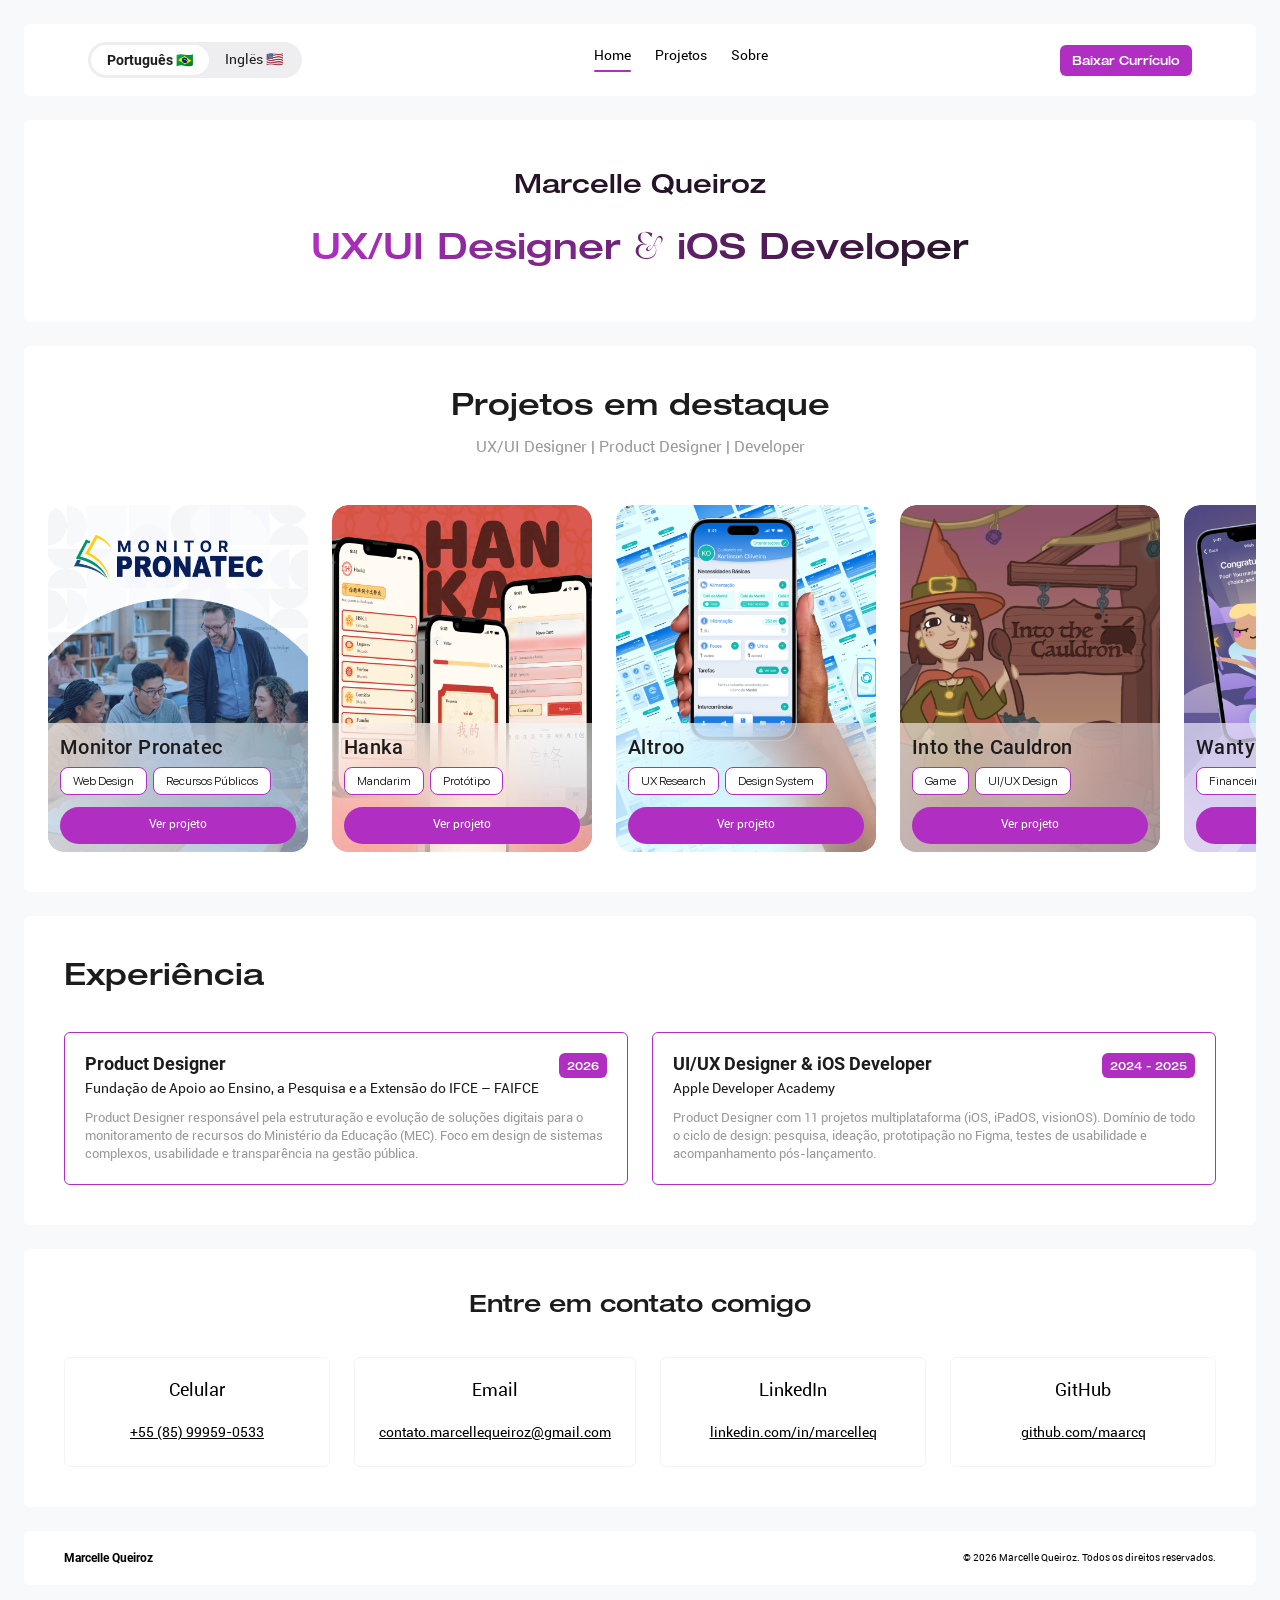
<file: index.html>
<!DOCTYPE html>
<html lang="pt-BR">

<head>
    <meta charset="UTF-8">
    <meta name="viewport" content="width=device-width, initial-scale=1.0">

    <link rel="icon" type="image/png" href="assets/images/favIcon.png">

    <title>Marcelle Queiroz — UX/UI Designer & iOS Dev</title>

    <link rel="stylesheet" href="style.css?v=mobile-nav">
</head>

<body>

    <!-- NAVBAR -->
    <header class="header">

        <div class="language-switch">
             <button class="language active" data-language="pt">Português 🇧🇷</button>
             <button class="language" data-language="en">Inglês 🇺🇸</button>
        </div>

        <nav class="navigation" aria-label="Navegação principal">
            <a href="#home" class="nav-link active" data-tab="home">
                Home
            </a>
            <a href="#projetos" class="nav-link" data-tab="projetos">
                <span data-i18n="nav.projects">Projetos</span>
            </a>
            <a href="#sobre" class="nav-link" data-tab="sobre">
                <span data-i18n="nav.about">Sobre</span>
            </a>

            <span class="nav-indicator"></span>
        </nav>

        <button class="mobile-menu-button" type="button" aria-label="Abrir menu" aria-expanded="false" aria-controls="mobile-menu">
            <img src="assets/icons/menuIcon.png" alt="">
        </button>

        <a href="https://drive.google.com/file/d/1ymZTCj2Wif2KRJyCuMDPyI4HyOn9q-Ag/view?usp=sharing" class="resume-button">
            <span data-i18n="nav.resume">Baixar Currículo</span>
        </a>

    </header>

    <div id="mobile-menu" class="mobile-menu" aria-hidden="true">
        <div class="mobile-menu-backdrop" data-mobile-menu-close></div>
        <div class="mobile-menu-panel" role="dialog" aria-modal="true" aria-labelledby="mobile-menu-title">
            <div class="mobile-menu-header">
                <h2 id="mobile-menu-title">Menu</h2>
                <button class="mobile-menu-close" type="button" aria-label="Fechar menu" data-mobile-menu-close>&times;</button>
            </div>
            <nav class="mobile-navigation" aria-label="Navegação mobile">
                <a href="#home" class="mobile-nav-link" data-tab="home">Home</a>
                <a href="#projetos" class="mobile-nav-link" data-tab="projetos">Projetos</a>
                <a href="#sobre" class="mobile-nav-link" data-tab="sobre">Sobre</a>
            </nav>
        </div>
    </div>

    <main id="page-content">
        <!-- Home page content loads here -->
    </main>

     <!-- CONTACT SECTION -->
    <section id="contato" class="contact-section">
        <h2 data-i18n="contact.title">Entre em contato comigo</h2>
        <div class="contact-grid">
            <a href="tel:+5585999590533" class="contact-card">
                <h3 data-i18n="contact.phone">Celular</h3>
                <p>+55 (85) 99959-0533</p>
            </a>

            <a href="mailto:contato.marcellequeiroz@gmail.com" class="contact-card">
                <h3 data-i18n="contact.email">Email</h3>
                <p>contato.marcellequeiroz@gmail.com</p>
            </a>

            <a href="https://www.linkedin.com/in/marcellerq/" class="contact-card" target="_blank" rel="noopener noreferrer">
                <h3>LinkedIn</h3>
                <p>linkedin.com/in/marcelleq</p>
            </a>

            <a href="https://github.com/maarcq" class="contact-card" target="_blank" rel="noopener noreferrer">
                <h3>GitHub</h3>
                <p>github.com/maarcq</p>
            </a>
        </div>
    </section>

    <!-- FOOTER -->
    <footer class="footer">

        <strong>Marcelle Queiroz</strong>

        <span data-i18n="footer.rights">
            © 2026 Marcelle Queiroz. Todos os direitos reservados.
        </span>

    </footer>

    <script src="script.js"></script>

</body>

</html>
</file>
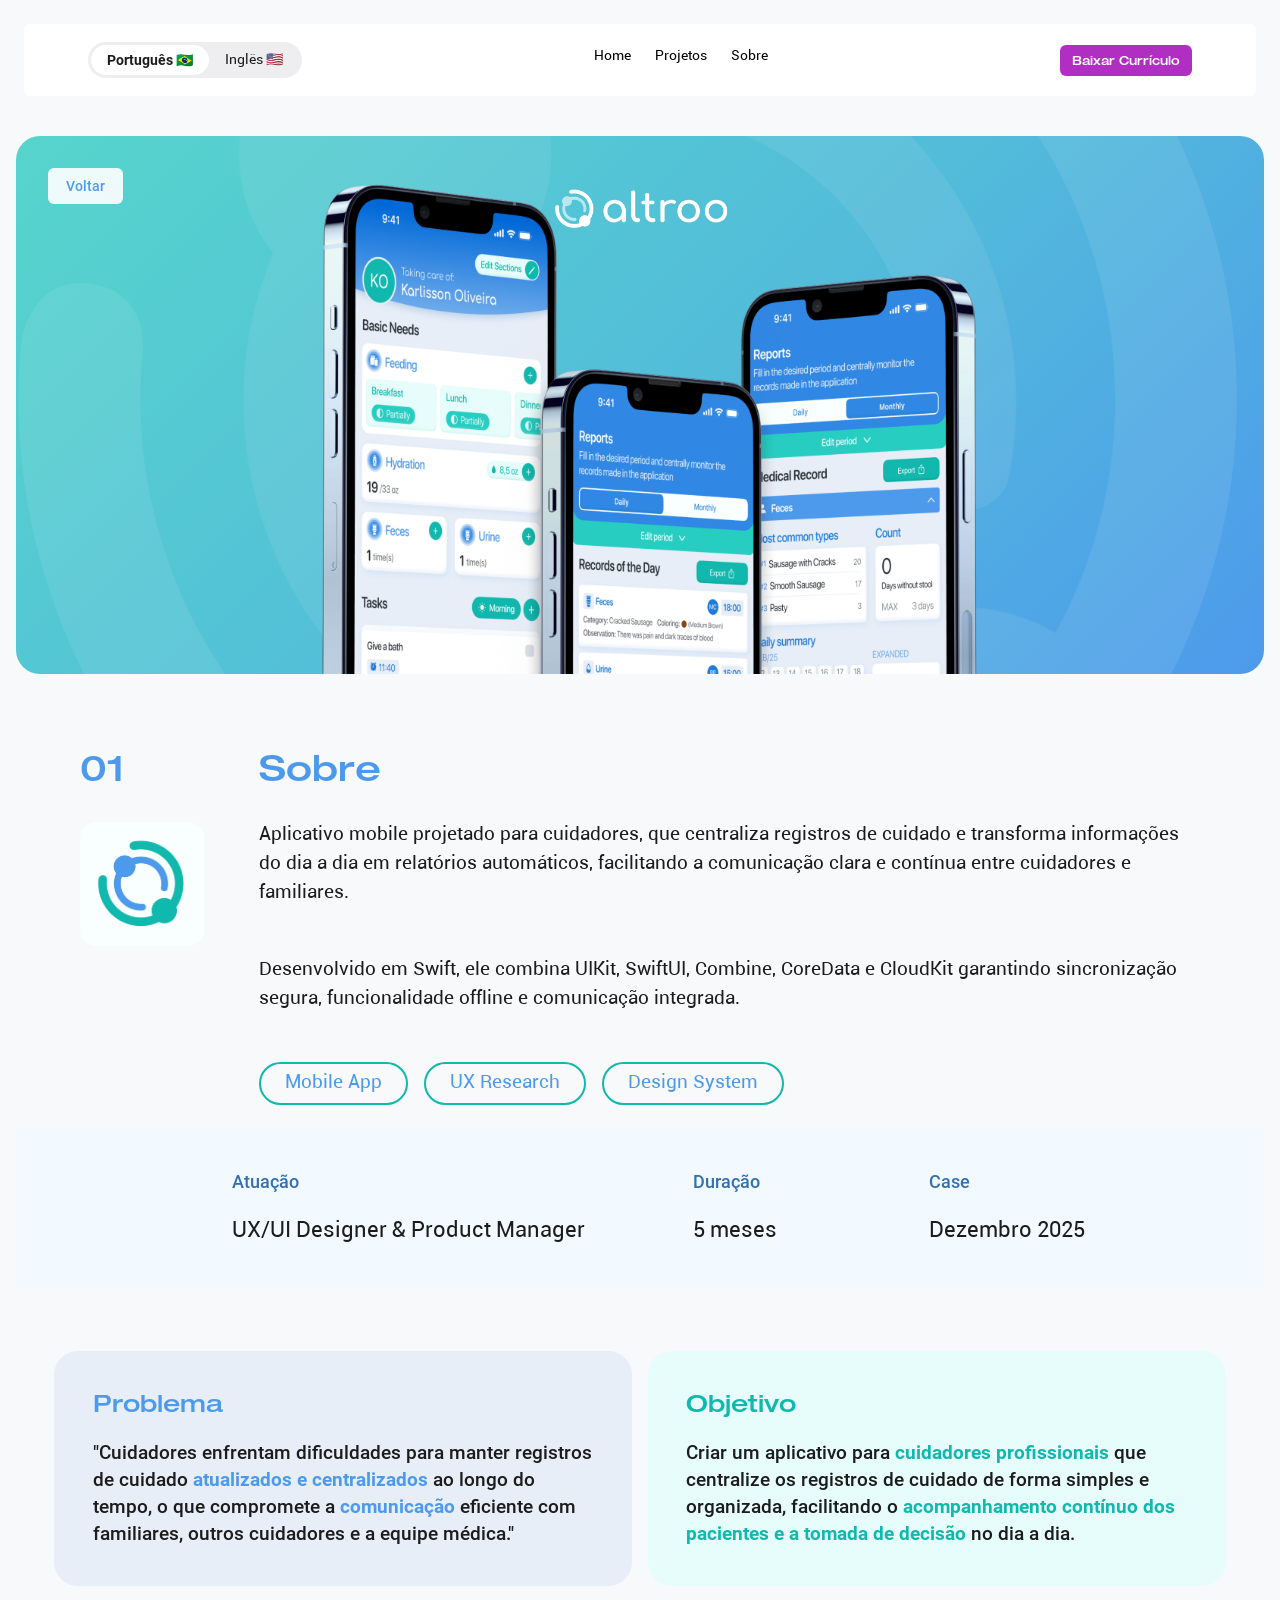
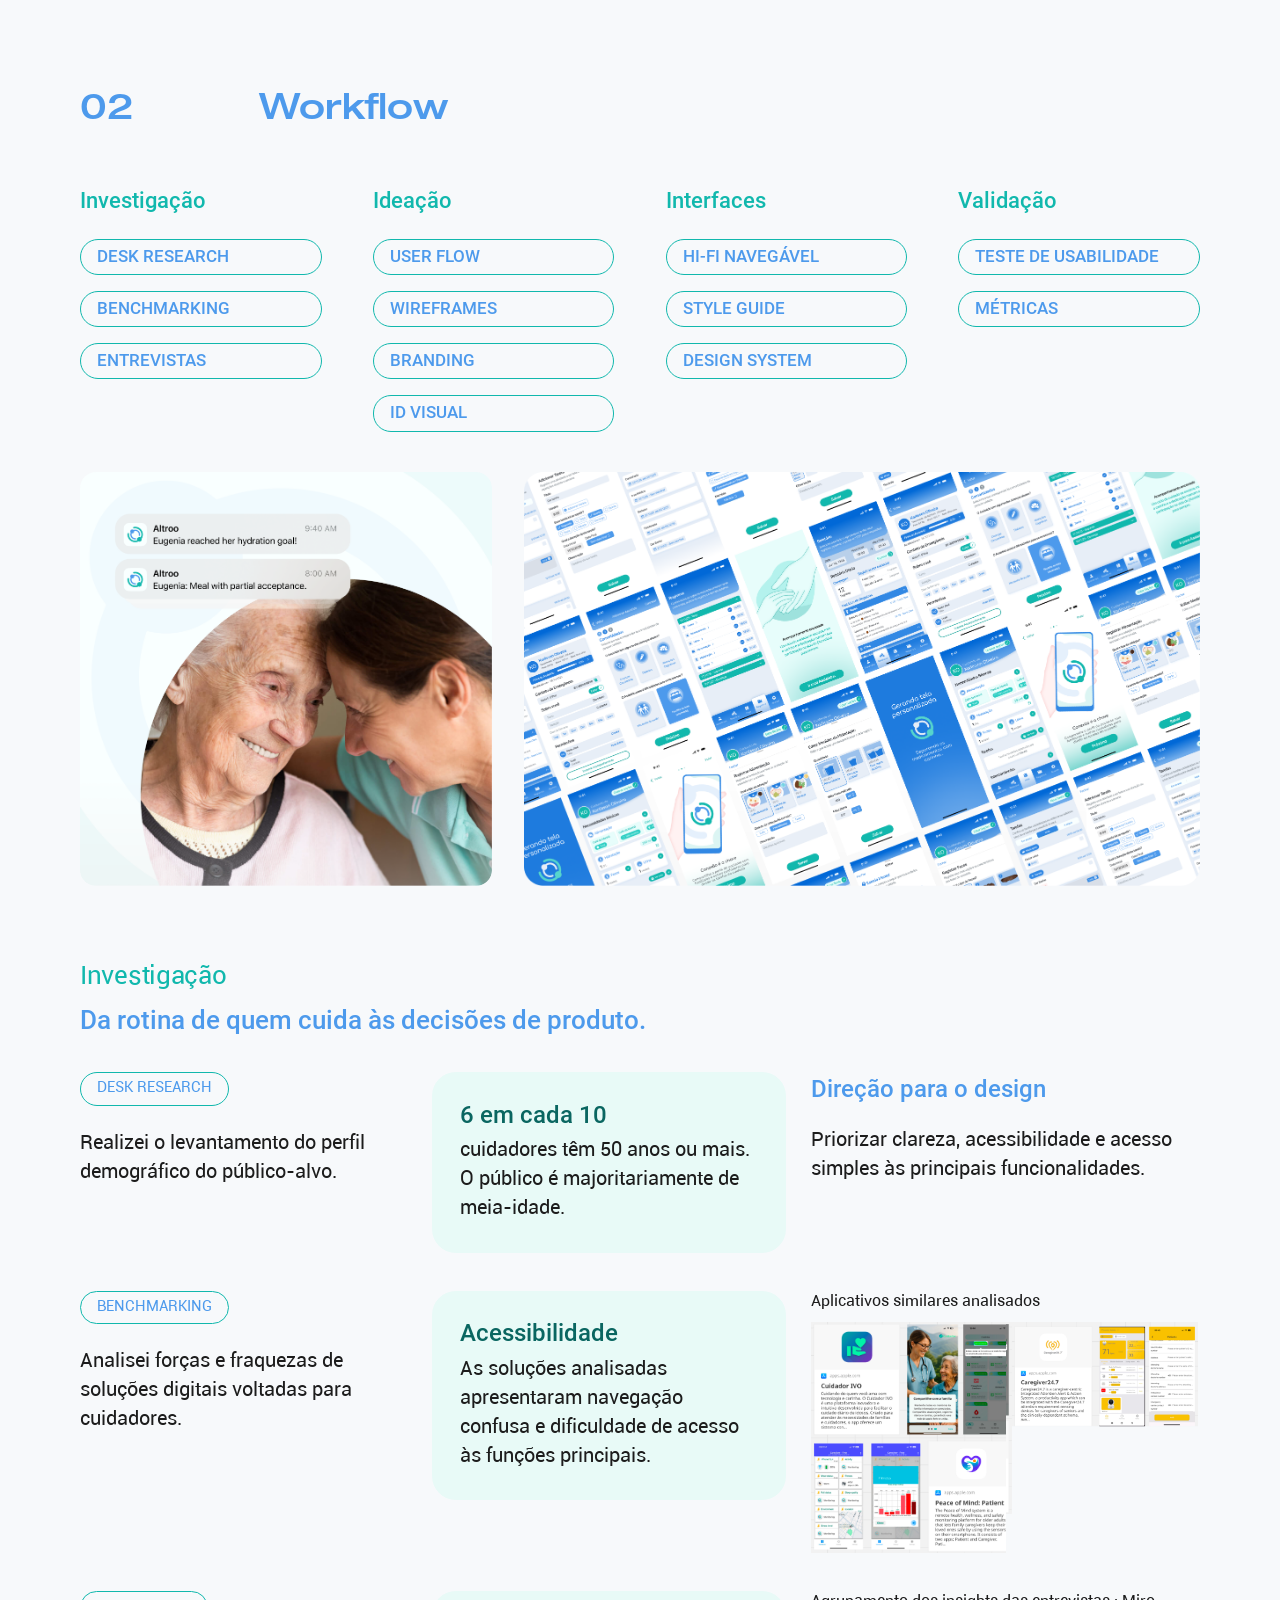
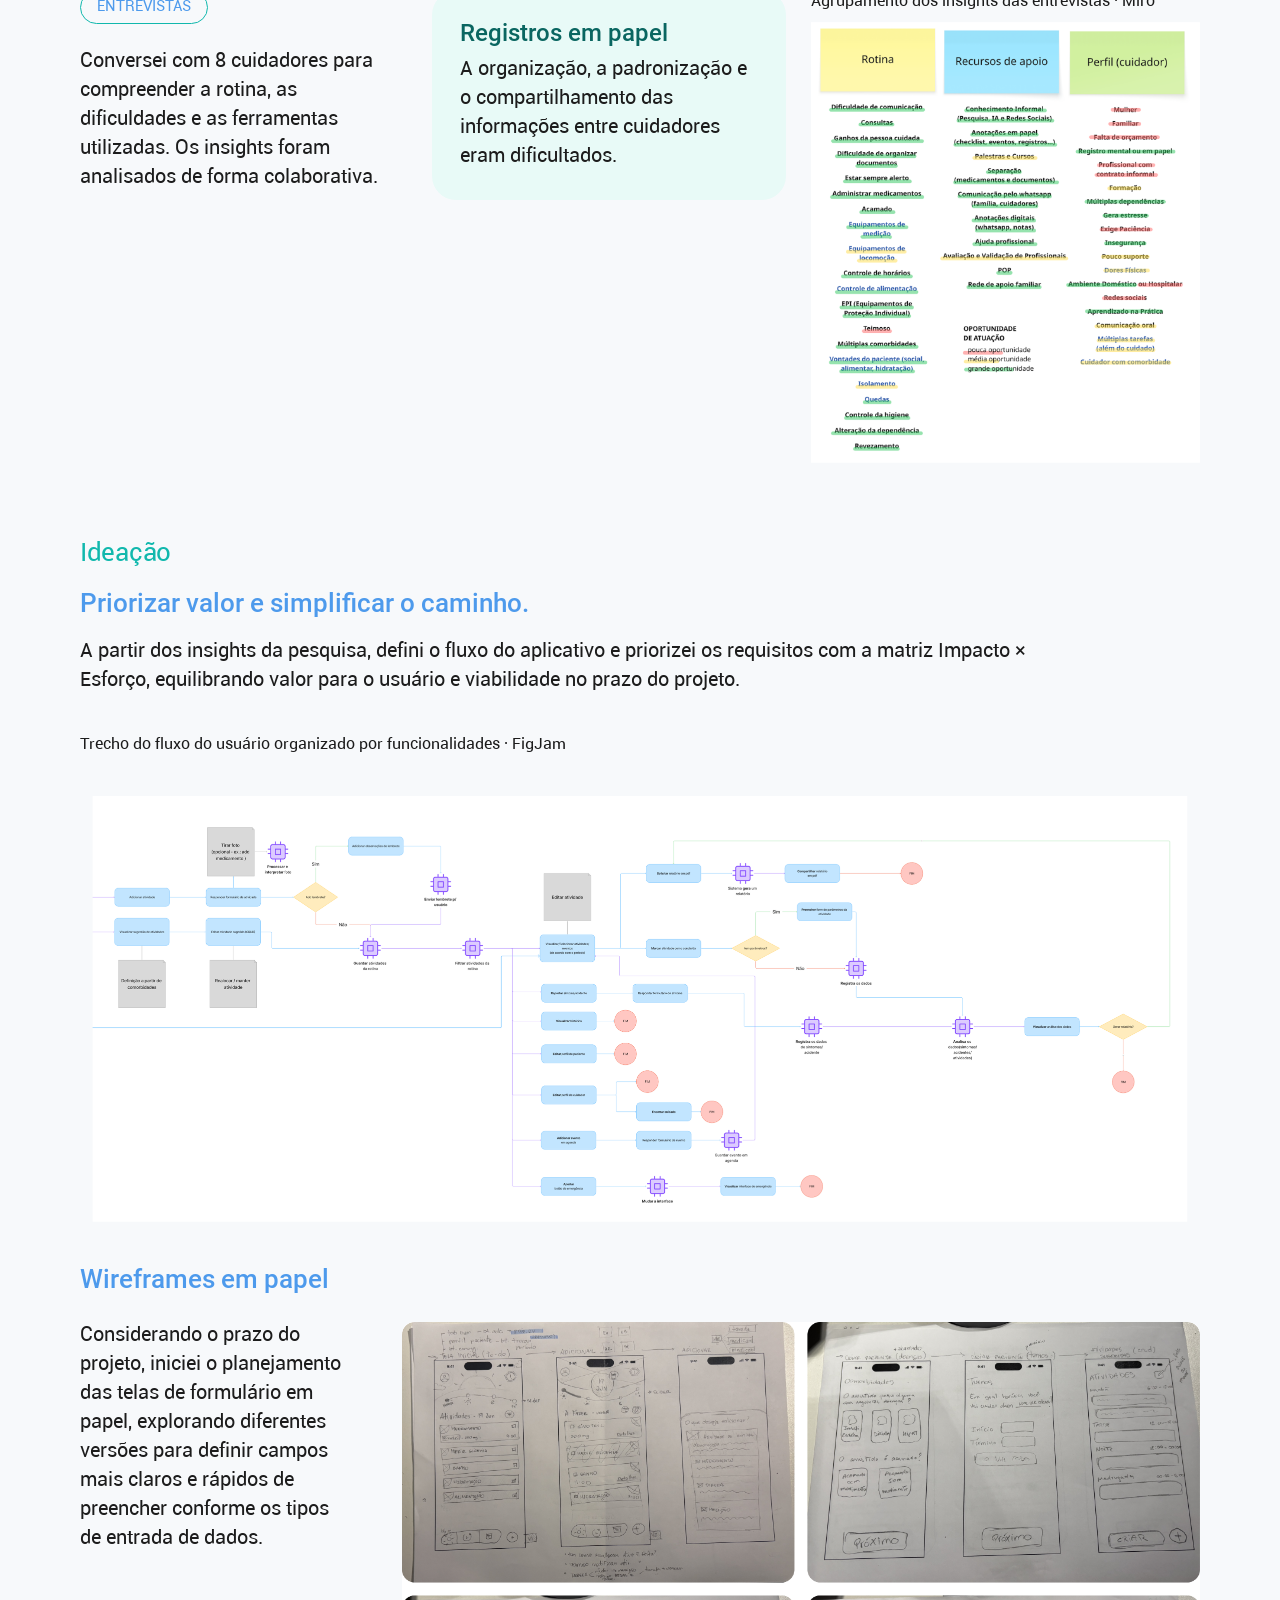
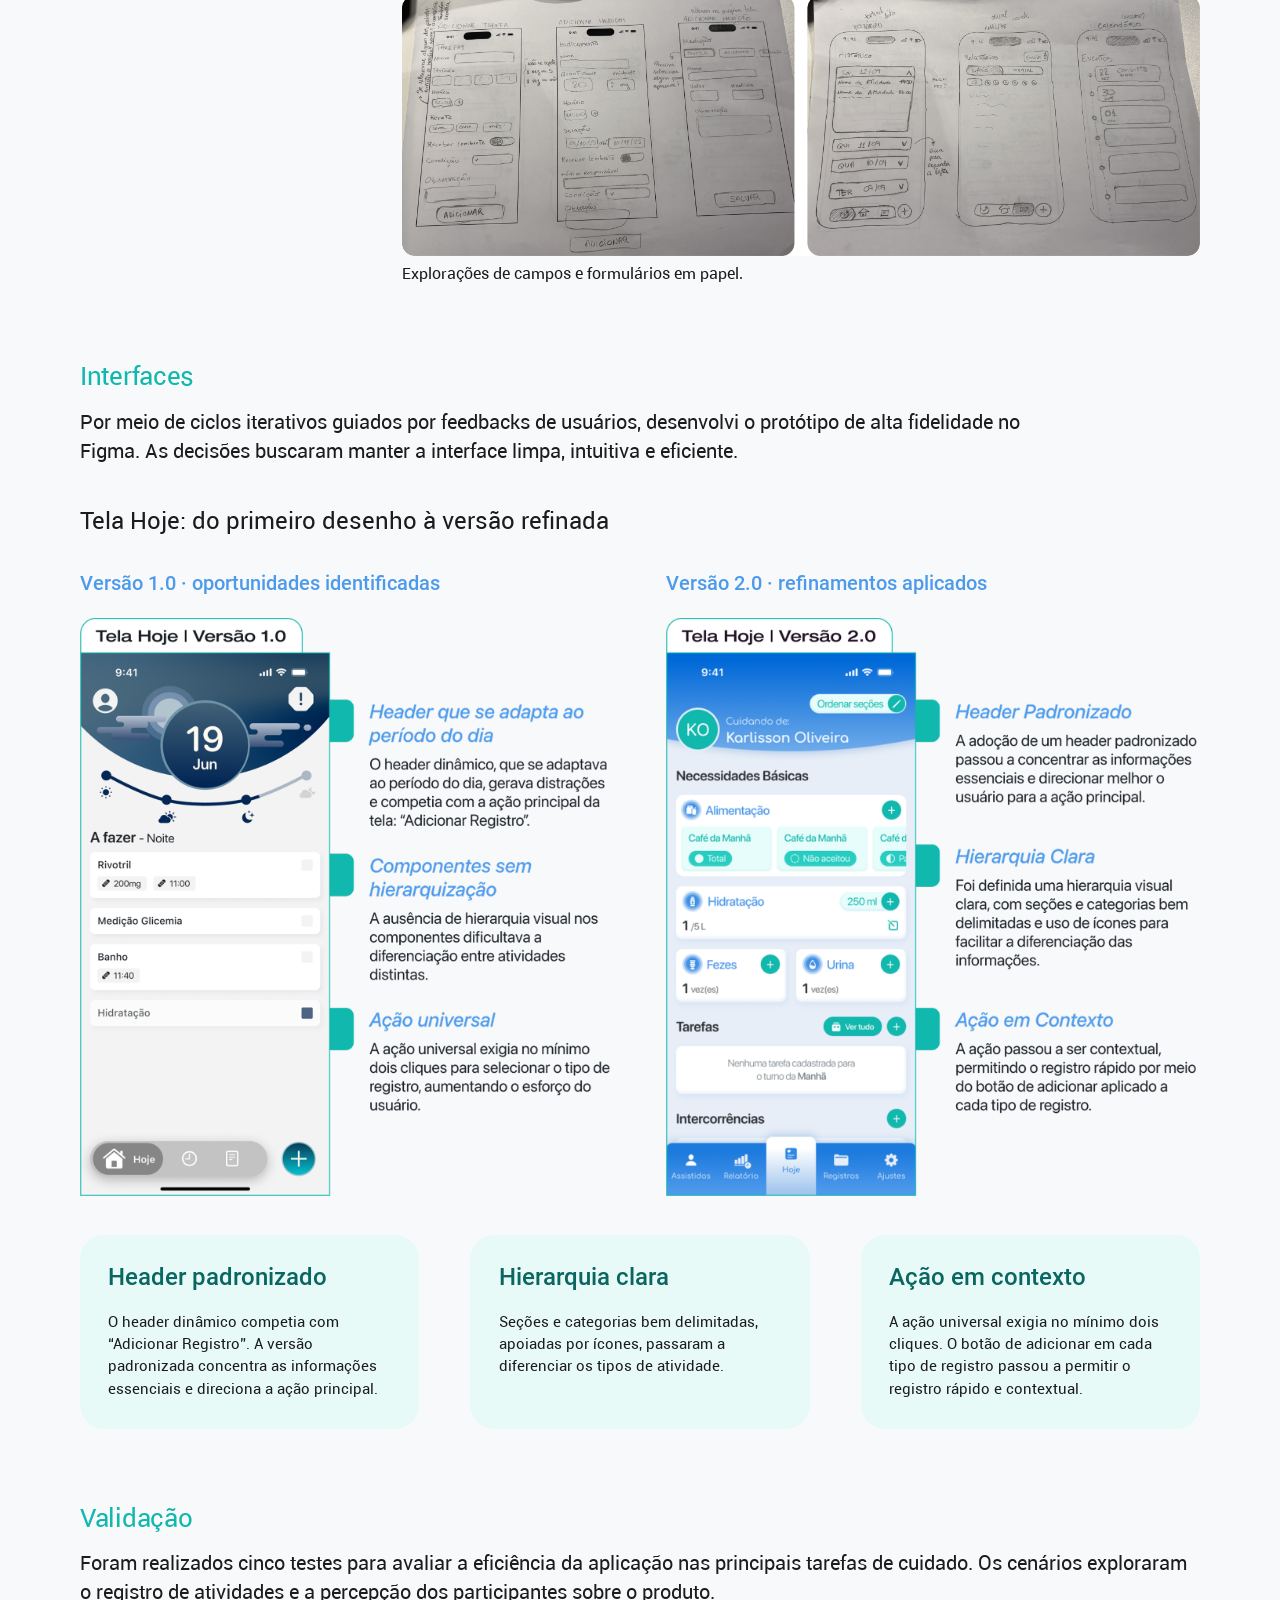
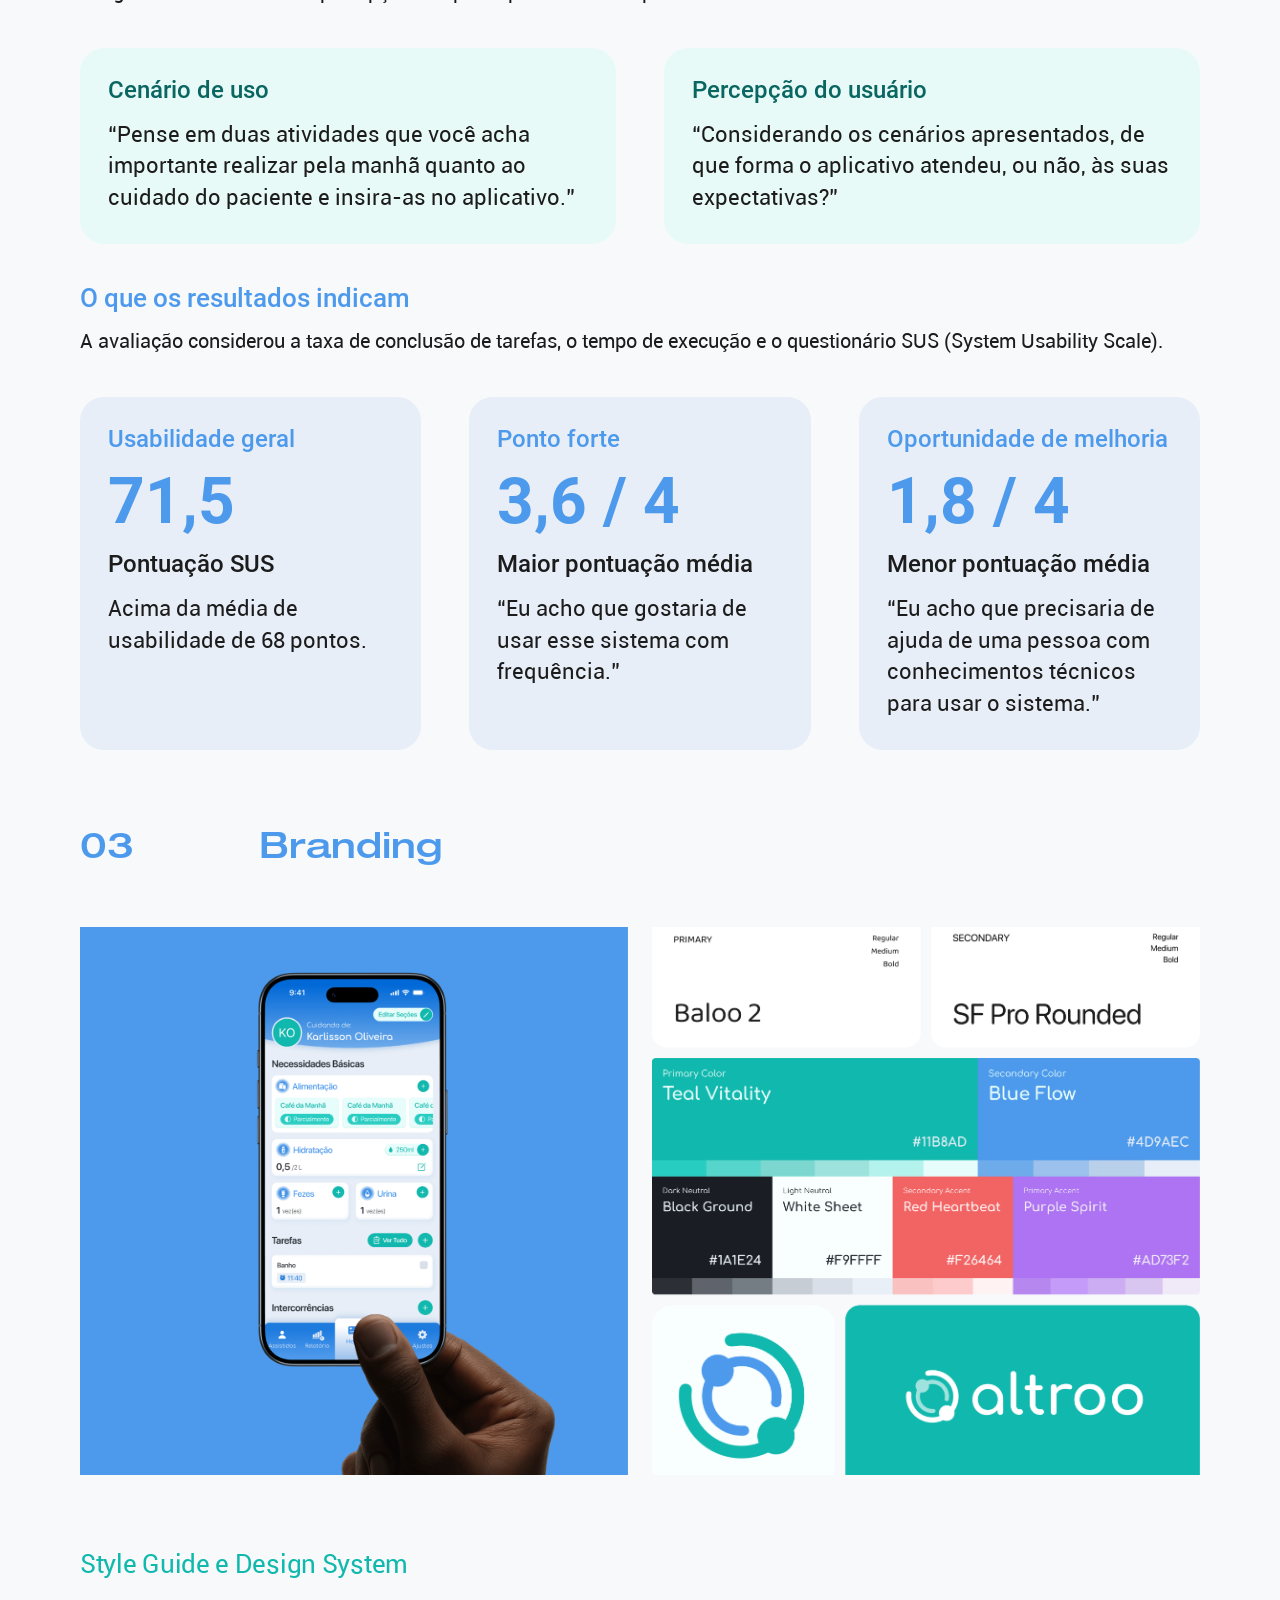
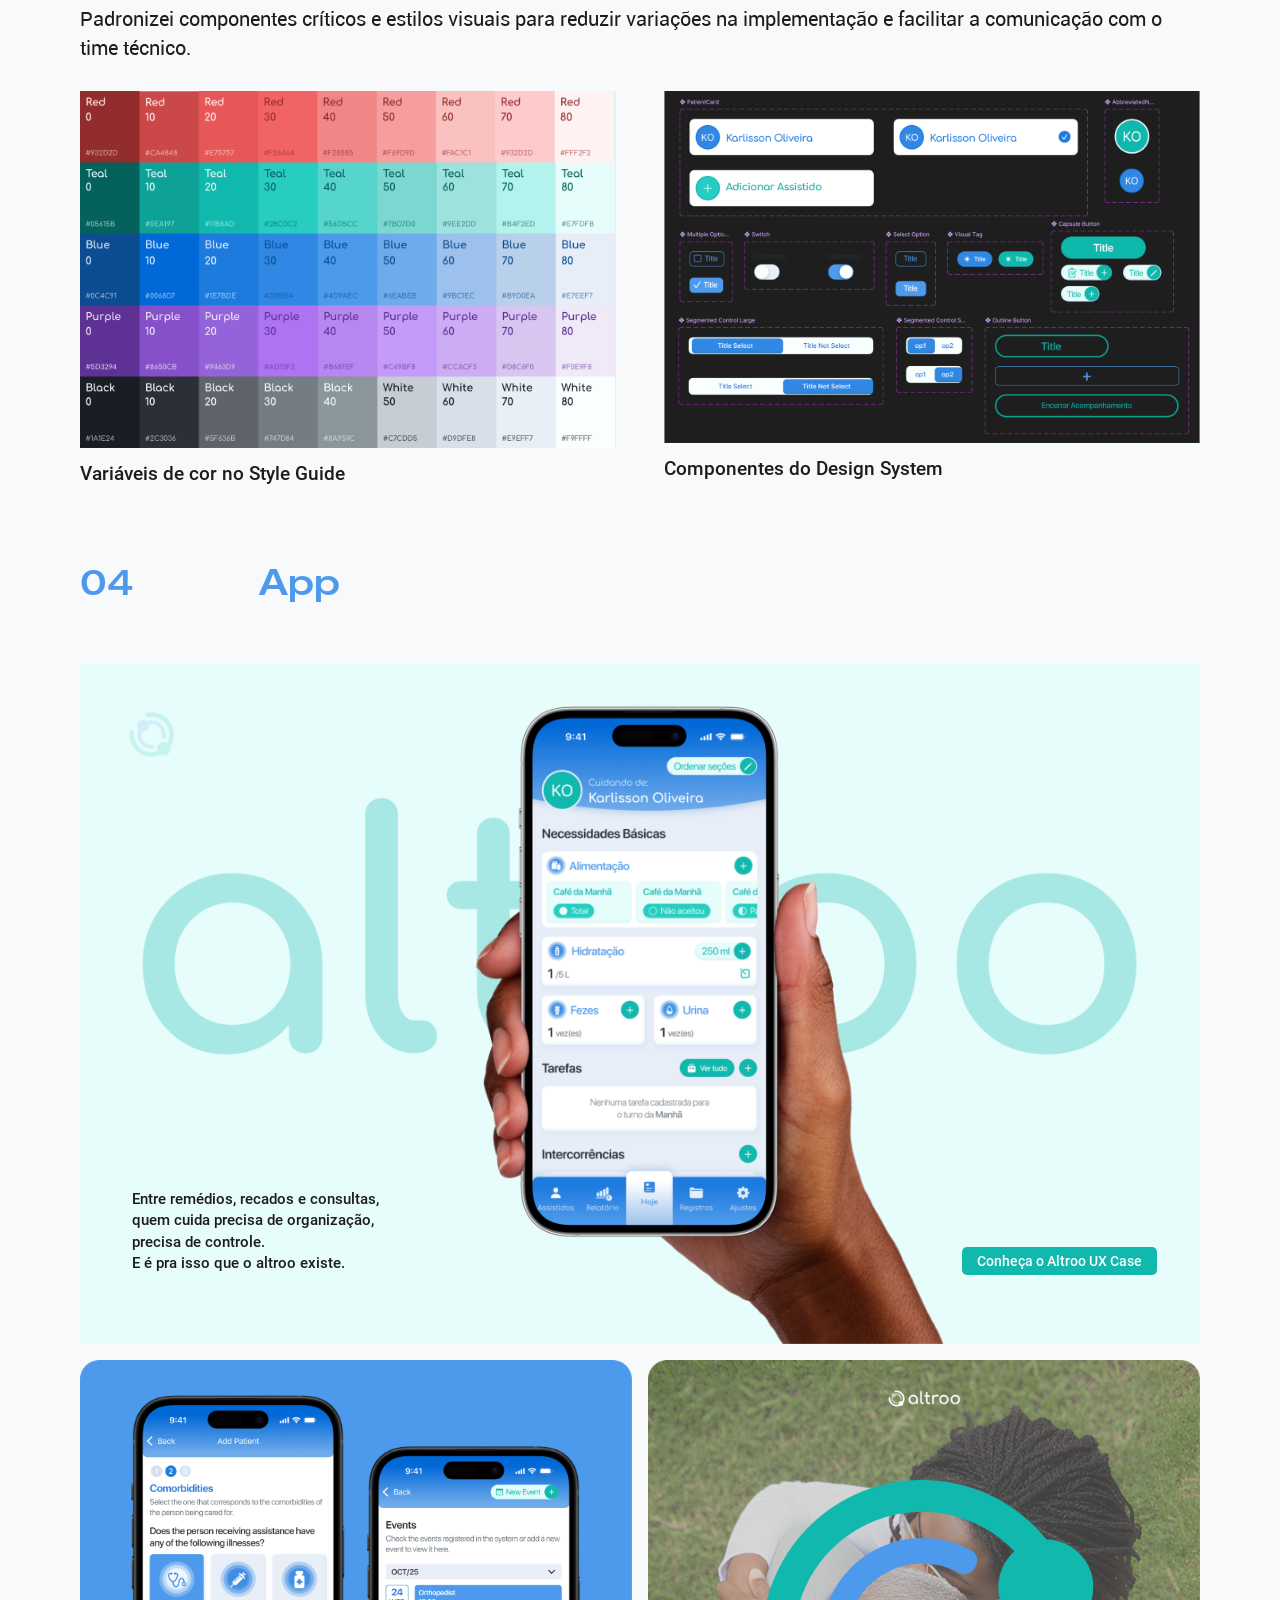
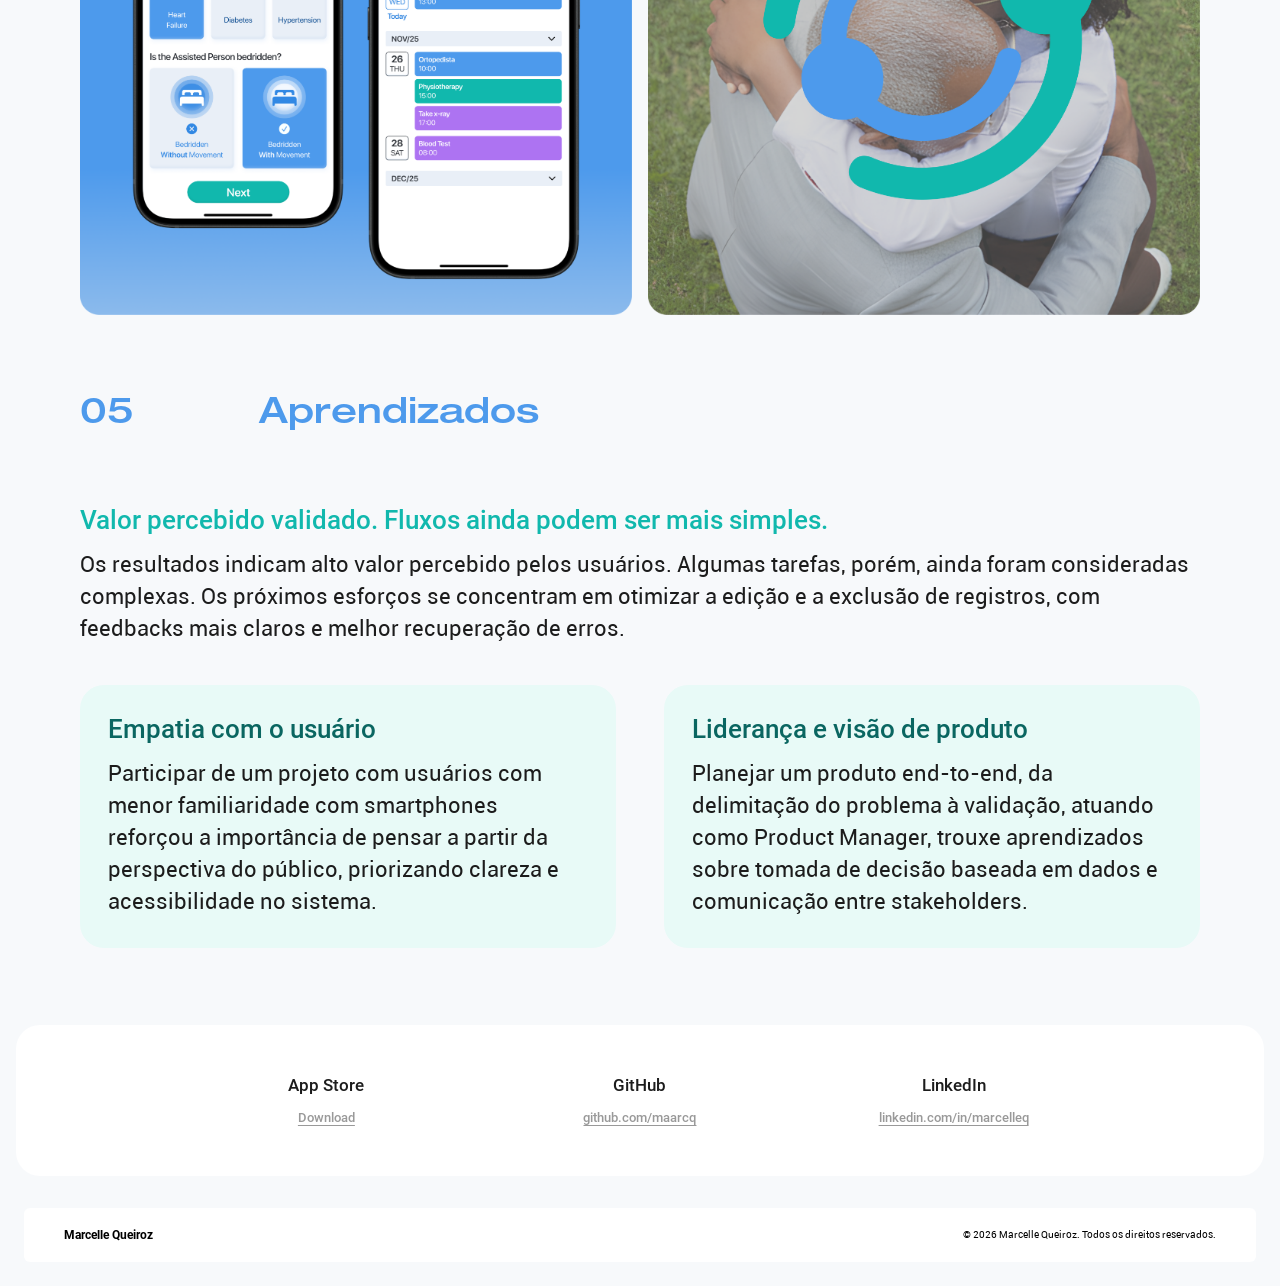
<file: pages/projects/altroo.html>
<!DOCTYPE html>
<html lang="pt-BR">
<head>
    <meta charset="UTF-8">
    <meta name="viewport" content="width=device-width, initial-scale=1.0">
    <title>Altroo — Marcelle Queiroz</title>
    <link rel="stylesheet" href="../../style.css">
</head>
<body>
    <header class="header">
        <div class="language-switch">
            <button class="language active" data-language="pt">Português 🇧🇷</button>
            <button class="language" data-language="en">Inglês 🇺🇸</button>
        </div>
        <nav class="navigation" aria-label="Main navigation">
            <a href="../../index.html#home" class="nav-link">Home</a>
            <a href="../../index.html#projetos" class="nav-link active"><span data-i18n="nav.projects">Projects</span></a>
            <a href="../../index.html#sobre" class="nav-link"><span data-i18n="nav.about">About</span></a>
        </nav>
        <a href="https://drive.google.com/file/d/10igtKQ63M4ydT_5mw3jInMhqyHYmSDTR/view?usp=sharing" class="resume-button"><span data-i18n="nav.resume">Download Resume</span></a>
    </header>

<main>
<section id="project-detail" class="tab-panel project-detail-section active" data-project="Altroo">
    
    <!-- Hero Section -->
    <section class="project-hero">
        <button class="project-back-button" type="button" data-go-back data-i18n="nav.back" data-i18n-aria-label="nav.backAriaLabel">Voltar</button>
        <div class="hero-logo">
            <img src="../../assets/images/Altroo/logoAltroo.png" alt="Altroo Logo">
        </div>

        <div class="logo-background">
            <img src="../../assets/images/Altroo/iconAltroo.png" alt="Icon Logo">
        </div>
        
        <div class="phones-container">
            <div class="phone-mockup">
                <img src="../../assets/images/Altroo/phonesAltroo.png" alt="Altroo App Screen">
            </div>
        </div>
    </section>

    <!-- 01 ABOUT -->
    <section class="project-sobre">
        <div class="sobre-heading">
            <span class="sobre-number">01</span>
            <h2 data-i18n="altroo.about">About</h2>
        </div>

        <div class="sobre-content">
            <div class="sobre-icon">
                <img src="../../assets/images/Altroo/appiconaltroo.png" alt="App Icon Altroo">
            </div>

            <div class="sobre-copy">
                <p data-i18n="altroo.aboutDescription">A mobile app designed for caregivers that centralizes care records and turns everyday information into automatic reports, making clear and continuous communication between caregivers and families easier.</p>
                <p data-i18n="altroo.aboutTechnology">Developed in Swift, it combines UIKit, SwiftUI, Combine, CoreData and CloudKit for secure synchronization, offline functionality and integrated communication.</p>

                <div class="sobre-tags" data-i18n-aria-label="altroo.projectCategories" aria-label="Project categories">
                    <span>Mobile App</span>
                    <span>UX Research</span>
                    <span>Design System</span>
                </div>
            </div>
        </div>
    </section>

    <section class="project-meta" data-i18n-aria-label="altroo.projectInformation" aria-label="Informações do projeto">
        <div class="project-meta-item">
            <span data-i18n="altroo.role">Atuação</span>
            <strong>UX/UI Designer &amp; Product Manager</strong>
        </div>
        <div class="project-meta-item">
            <span data-i18n="altroo.duration">Duração</span>
            <strong data-i18n="altroo.durationValue">5 meses</strong>
        </div>
        <div class="project-meta-item">
            <span>Case</span>
            <strong data-i18n="altroo.caseDate">Dezembro 2025</strong>
        </div>
    </section>

    <section class="project-problem-objective">
        <div class="workflow-card workflow-problem">
            <h2 data-i18n="altroo.problem">Problem</h2>
            <p data-i18n-html="altroo.problemDescription">"Caregivers struggle to keep care records <strong>up to date and centralized</strong> over time, which compromises effective <strong>communication</strong> with family members, other caregivers and the medical team."</p>
        </div>

        <div class="workflow-card workflow-objective">
            <h2 data-i18n="altroo.objective">Objective</h2>
            <p data-i18n-html="altroo.objectiveDescription">Create an app for <strong>professional caregivers</strong> that centralizes care records in a simple and organized way, making continuous patient monitoring and <strong>day-to-day decision-making</strong> easier.</p>
        </div>
    </section>

    <!-- 02 WORKFLOW -->
    <section class="project-workflow">
        <div class="workflow-heading">
            <span class="workflow-number">02</span>
            <h2 data-i18n="altroo.workflow">Workflow</h2>
        </div>

        <div class="workflow-process" data-i18n-aria-label="altroo.workflowSteps" aria-label="Workflow steps">
            <div class="workflow-step">
                <h3 data-i18n="altroo.research">Research</h3>
                <div class="workflow-tags">
                    <span>Desk Research</span>
                    <span>Benchmarking</span>
                    <span data-i18n="altroo.interviews">Interviews</span>
                </div>
            </div>
            <div class="workflow-step">
                <h3 data-i18n="altroo.ideation">Ideation</h3>
                <div class="workflow-tags">
                    <span>User Flow</span>
                    <span>Wireframes</span>
                    <span>Branding</span>
                    <span>ID Visual</span>
                </div>
            </div>
            <div class="workflow-step">
                <h3 data-i18n="altroo.interfaces">Interfaces</h3>
                <div class="workflow-tags">
                    <span data-i18n="altroo.navigableHiFi">Navigable Hi-fi</span>
                    <span>Style Guide</span>
                    <span>Design System</span>
                </div>
            </div>
            <div class="workflow-step">
                <h3 data-i18n="altroo.validation">Validation</h3>
                <div class="workflow-tags">
                    <span data-i18n="altroo.usabilityTesting">Usability Testing</span>
                    <span data-i18n="altroo.metrics">Metrics</span>
                </div>
            </div>
        </div>

        <div class="workflow-gallery">
            <figure class="workflow-image workflow-image-main">
                <img src="../../assets/images/Altroo/altrooPessoas.png" alt="Visual example of the Altroo project">
            </figure>
            <figure class="workflow-image workflow-image-secondary">
                <img src="../../assets/images/Altroo/altrooMockups.png" alt="Example screens from the Altroo app">
            </figure>
        </div>
    </section>

    <!-- 02.1 INVESTIGATION -->
    <section class="project-investigation">
        <div class="investigation-intro">
            <h2 data-i18n="altroo.investigation">Investigação</h2>
            <p data-i18n="altroo.investigationSubtitle">Da rotina de quem cuida às decisões de produto.</p>
        </div>

        <div class="investigation-rows">
            <div class="investigation-row">
                <div class="investigation-copy">
                    <span class="investigation-pill" data-i18n="altroo.deskResearch">Desk Research</span>
                    <p data-i18n="altroo.deskResearchDescription">Realizei o levantamento do perfil demográfico do público-alvo.</p>
                </div>
                <div class="investigation-insight">
                    <h3 data-i18n="altroo.ageInsightTitle">6 em cada 10</h3>
                    <p data-i18n-html="altroo.ageInsightDescription">cuidadores têm 50 anos ou mais.<br>O público é majoritariamente de meia-idade.</p>
                </div>
                <div class="investigation-direction">
                    <h3 data-i18n="altroo.designDirection">Direção para o design</h3>
                    <p data-i18n="altroo.designDirectionDescription">Priorizar clareza, acessibilidade e acesso simples às principais funcionalidades.</p>
                </div>
            </div>

            <div class="investigation-row">
                <div class="investigation-copy">
                    <span class="investigation-pill" data-i18n="altroo.benchmarking">Benchmarking</span>
                    <p data-i18n="altroo.benchmarkingDescription">Analisei forças e fraquezas de soluções digitais voltadas para cuidadores.</p>
                </div>
                <div class="investigation-insight">
                    <h3 data-i18n="altroo.accessibilityInsightTitle">Acessibilidade</h3>
                    <p data-i18n="altroo.accessibilityInsightDescription">As soluções analisadas apresentaram navegação confusa e dificuldade de acesso às funções principais.</p>
                </div>
                <figure class="investigation-reference investigation-reference-apps">
                    <figcaption data-i18n="altroo.similarApps">Aplicativos similares analisados</figcaption>
                    <div class="investigation-app-images">
                        <div class="investigation-app-image investigation-app-image-primary">
                            <img src="../../assets/images/AppSimilares.png" alt="Aplicativos similares analisados">
                        </div>
                        <div class="investigation-app-image investigation-app-image-secondary" aria-hidden="true">
                            <img src="../../assets/images/AppSimilares.png" alt="">
                        </div>
                    </div>
                </figure>
            </div>

            <div class="investigation-row">
                <div class="investigation-copy">
                    <span class="investigation-pill" data-i18n="altroo.interviews">Entrevistas</span>
                    <p data-i18n="altroo.interviewsDescription">Conversei com 8 cuidadores para compreender a rotina, as dificuldades e as ferramentas utilizadas. Os insights foram analisados de forma colaborativa.</p>
                </div>
                <div class="investigation-insight">
                    <h3 data-i18n="altroo.paperRecordsInsightTitle">Registros em papel</h3>
                    <p data-i18n="altroo.paperRecordsInsightDescription">A organização, a padronização e o compartilhamento das informações entre cuidadores eram dificultados.</p>
                </div>
                <figure class="investigation-reference investigation-reference-miro">
                    <figcaption data-i18n="altroo.miroInsights">Agrupamento dos insights das entrevistas · Miro</figcaption>
                    <img src="../../assets/images/Miro.png" alt="Agrupamento dos insights das entrevistas no Miro">
                </figure>
            </div>
        </div>
    </section>

    <!-- 02.2 IDEATION -->
    <section class="project-ideation">
        <div class="ideation-intro">
            <h2 data-i18n="altroo.ideation">Ideação</h2>
            <p data-i18n="altroo.ideationSubtitle">Priorizar valor e simplificar o caminho.</p>
            <p data-i18n="altroo.ideationDescription">A partir dos insights da pesquisa, defini o fluxo do aplicativo e priorizei os requisitos com a matriz Impacto × Esforço, equilibrando valor para o usuário e viabilidade no prazo do projeto.</p>
        </div>

        <p class="ideation-caption" data-i18n="altroo.userFlowCaption">Trecho do fluxo do usuário organizado por funcionalidades · FigJam</p>
        <figure class="ideation-flow">
            <img src="../../assets/images/fluxo.png" alt="Fluxo do usuário organizado por funcionalidades">
        </figure>

        <div class="ideation-wireframes">
            <h3 data-i18n="altroo.paperWireframes">Wireframes em papel</h3>
            <div class="ideation-wireframes-content">
                <p data-i18n="altroo.paperWireframesDescription">Considerando o prazo do projeto, iniciei o planejamento das telas de formulário em papel, explorando diferentes versões para definir campos mais claros e rápidos de preencher conforme os tipos de entrada de dados.</p>
                <figure class="ideation-wireframes-gallery">
                    <div class="ideation-wireframes-grid">
                        <div><img src="../../assets/images/wireframes.png" alt="Wireframes de formulários em papel"></div>
                    </div>
                    <figcaption data-i18n="altroo.paperWireframesCaption">Explorações de campos e formulários em papel.</figcaption>
                </figure>
            </div>
        </div>
    </section>

    <!-- 02.3 INTERFACES -->
    <section class="project-interfaces">
        <div class="interfaces-intro">
            <h2 data-i18n="altroo.interfaces">Interfaces</h2>
            <p data-i18n="altroo.interfacesDescription">Por meio de ciclos iterativos guiados por feedbacks de usuários, desenvolvi o protótipo de alta fidelidade no Figma. As decisões buscaram manter a interface limpa, intuitiva e eficiente.</p>
        </div>

        <div class="interfaces-comparison">
            <h3 data-i18n="altroo.interfaceComparisonTitle">Tela Hoje: do primeiro desenho à versão refinada</h3>
            <div class="interfaces-versions">
                <figure class="interface-version">
                    <figcaption data-i18n="altroo.interfaceVersionOne">Versão 1.0 · oportunidades identificadas</figcaption>
                    <img src="../../assets/images/Versão1.png" alt="Tela Hoje na versão 1.0 com oportunidades identificadas">
                </figure>
                <figure class="interface-version">
                    <figcaption data-i18n="altroo.interfaceVersionTwo">Versão 2.0 · refinamentos aplicados</figcaption>
                    <img src="../../assets/images/Versão2.png" alt="Tela Hoje na versão 2.0 com refinamentos aplicados">
                </figure>
            </div>
        </div>

        <div class="interfaces-decisions">
            <article class="interface-decision">
                <h3 data-i18n="altroo.standardizedHeader">Header padronizado</h3>
                <p data-i18n="altroo.standardizedHeaderDescription">O header dinâmico competia com “Adicionar Registro”. A versão padronizada concentra as informações essenciais e direciona a ação principal.</p>
            </article>
            <article class="interface-decision">
                <h3 data-i18n="altroo.clearHierarchy">Hierarquia clara</h3>
                <p data-i18n="altroo.clearHierarchyDescription">Seções e categorias bem delimitadas, apoiadas por ícones, passaram a diferenciar os tipos de atividade.</p>
            </article>
            <article class="interface-decision">
                <h3 data-i18n="altroo.contextualAction">Ação em contexto</h3>
                <p data-i18n="altroo.contextualActionDescription">A ação universal exigia no mínimo dois cliques. O botão de adicionar em cada tipo de registro passou a permitir o registro rápido e contextual.</p>
            </article>
        </div>
    </section>

    <!-- 02.4 VALIDATION -->
    <section class="project-validation">
        <div class="validation-intro">
            <h2 data-i18n="altroo.validation">Validação</h2>
            <p data-i18n="altroo.validationDescription">Foram realizados cinco testes para avaliar a eficiência da aplicação nas principais tarefas de cuidado. Os cenários exploraram o registro de atividades e a percepção dos participantes sobre o produto.</p>
        </div>

        <div class="validation-scenarios">
            <article class="validation-scenario">
                <h3 data-i18n="altroo.validationUseScenario">Cenário de uso</h3>
                <p data-i18n="altroo.validationUseScenarioDescription">“Pense em duas atividades que você acha importante realizar pela manhã quanto ao cuidado do paciente e insira-as no aplicativo.”</p>
            </article>
            <article class="validation-scenario">
                <h3 data-i18n="altroo.validationUserPerception">Percepção do usuário</h3>
                <p data-i18n="altroo.validationUserPerceptionDescription">“Considerando os cenários apresentados, de que forma o aplicativo atendeu, ou não, às suas expectativas?”</p>
            </article>
        </div>

        <div class="validation-results">
            <h3 data-i18n="altroo.validationResultsTitle">O que os resultados indicam</h3>
            <p data-i18n="altroo.validationResultsDescription">A avaliação considerou a taxa de conclusão de tarefas, o tempo de execução e o questionário SUS (System Usability Scale).</p>
        </div>

        <div class="validation-metrics">
            <article class="validation-metric">
                <h3 data-i18n="altroo.validationUsability">Usabilidade geral</h3>
                <strong>71,5</strong>
                <h4 data-i18n="altroo.validationSusScore">Pontuação SUS</h4>
                <p data-i18n="altroo.validationUsabilityDescription">Acima da média de usabilidade de 68 pontos.</p>
            </article>
            <article class="validation-metric">
                <h3 data-i18n="altroo.validationStrength">Ponto forte</h3>
                <strong>3,6 / 4</strong>
                <h4 data-i18n="altroo.validationHighestScore">Maior pontuação média</h4>
                <p data-i18n="altroo.validationStrengthDescription">“Eu acho que gostaria de usar esse sistema com frequência.”</p>
            </article>
            <article class="validation-metric">
                <h3 data-i18n="altroo.validationOpportunity">Oportunidade de melhoria</h3>
                <strong>1,8 / 4</strong>
                <h4 data-i18n="altroo.validationLowestScore">Menor pontuação média</h4>
                <p data-i18n="altroo.validationOpportunityDescription">“Eu acho que precisaria de ajuda de uma pessoa com conhecimentos técnicos para usar o sistema.”</p>
            </article>
        </div>
    </section>

    <!-- 03 BRANDING -->
    <section class="project-branding">
        <div class="branding-heading">
            <span class="branding-number">03</span>
            <h2 data-i18n="altroo.branding">Branding</h2>
        </div>

        <div class="branding-layout">
            <figure class="branding-hero">
                <img src="../../assets/images/Altroo/altroophoneMockup.png" alt="Example of the Altroo app on a phone">
            </figure>

            <figure class="branding-system">
                <img src="../../assets/images/Altroo/branding.png" alt="Branding system for the Altroo project">
            </figure>
        </div>

        <div class="branding-style-guide">
            <h3 data-i18n="altroo.styleGuideTitle">Style Guide e Design System</h3>
            <p data-i18n="altroo.styleGuideDescription">Padronizei componentes críticos e estilos visuais para reduzir variações na implementação e facilitar a comunicação com o time técnico.</p>

            <div class="style-guide-evidence">
                <figure class="style-guide-evidence-item">
                    <img src="../../assets/images/ColorPallete.png" alt="Variáveis de cor no Style Guide">
                    <figcaption data-i18n="altroo.colorVariables">Variáveis de cor no Style Guide</figcaption>
                </figure>
                <figure class="style-guide-evidence-item">
                    <img src="../../assets/images/CompDesignSystem.png" alt="Componentes do Design System">
                    <figcaption data-i18n="altroo.designSystemComponents">Componentes do Design System</figcaption>
                </figure>
            </div>
        </div>
    </section>

    <!-- 04 APP -->
    <section class="project-app">
        <div class="app-heading">
            <span class="branding-number">04</span>
            <h2 data-i18n="altroo.app">App</h2>
        </div>

        <div class="app-gallery">
            <figure class="app-image app-image-main">
                    <img src="../../assets/images/Altroo/altrooHand.png" alt="">
                    <img src="../../assets/images/Altroo/altrooLogo.png" alt="">
                <p class="app-copy" data-i18n-html="altroo.appDescription">Between medication, notes and appointments,<br>caregivers need organization,<br>they need control.<br>That is what altroo is here for.</p>
                <a class="app-link" href="https://drive.google.com/file/d/1arZ22jx3P0xj6pT_ZtB9eMnt1-_MGWbm/view?usp=sharing" target="_blank" rel="noopener noreferrer" data-i18n="altroo.caseLabel" data-i18n-aria-label="altroo.caseLabel" aria-label="Explore the Altroo UX Case">Explore the Altroo UX Case</a>
            </figure>

            <div class="app-gallery-secondary">
                <figure class="app-image app-image-secondary">
                    <img src="../../assets/images/Altroo/altroo2phone.png" alt="">
                </figure>

                <figure class="app-image app-image-secondary">
                    <img src="../../assets/images/Altroo/altrooPeoples.png" alt="">
                </figure>
            </div>
        </div>
    </section>

    <!-- 05 LEARNINGS -->
    <section class="project-learnings">
        <div class="learnings-heading">
            <span class="learnings-number">05</span>
            <h2 data-i18n="altroo.learnings">Aprendizados</h2>
        </div>

        <div class="learnings-content">
            <div class="learnings-intro">
                <h3 data-i18n="altroo.learningsTitle">Valor percebido validado. Fluxos ainda podem ser mais simples.</h3>
                <p data-i18n="altroo.learningsDescription">Os resultados indicam alto valor percebido pelos usuários. Algumas tarefas, porém, ainda foram consideradas complexas. Os próximos esforços se concentram em otimizar a edição e a exclusão de registros, com feedbacks mais claros e melhor recuperação de erros.</p>
            </div>

            <div class="learnings-cards">
                <article class="learning-card">
                    <h3 data-i18n="altroo.empathyLearning">Empatia com o usuário</h3>
                    <p data-i18n="altroo.empathyLearningDescription">Participar de um projeto com usuários com menor familiaridade com smartphones reforçou a importância de pensar a partir da perspectiva do público, priorizando clareza e acessibilidade no sistema.</p>
                </article>
                <article class="learning-card">
                    <h3 data-i18n="altroo.productLeadershipLearning">Liderança e visão de produto</h3>
                    <p data-i18n="altroo.productLeadershipLearningDescription">Planejar um produto end-to-end, da delimitação do problema à validação, atuando como Product Manager, trouxe aprendizados sobre tomada de decisão baseada em dados e comunicação entre stakeholders.</p>
                </article>
            </div>
        </div>
    </section>

    <!-- LINKS -->
    <section id="links" class="links-section">
        <div class="links-grid">
            <a href="https://apps.apple.com/br/app/altroo/id6754249731" class="links-card" target="_blank" rel="noopener noreferrer">
                <h3>App Store</h3>
                <p>Download</p>
            </a>

            <a href="https://github.com/maarcq" class="links-card" target="_blank" rel="noopener noreferrer">
                <h3>GitHub</h3>
                <p>github.com/maarcq</p>
            </a>
            
            <a href="https://www.linkedin.com/in/marcellerq/" class="links-card" target="_blank" rel="noopener noreferrer">
                <h3>LinkedIn</h3>
                <p>linkedin.com/in/marcelleq</p>
            </a>
        </div>
    </section>

</section>
</main>
<footer class="footer"><strong>Marcelle Queiroz</strong><span data-i18n="footer.rights">© 2026 Marcelle Queiroz. All rights reserved.</span></footer>
<script src="../../script.js"></script>
</body>
</html>
</file>
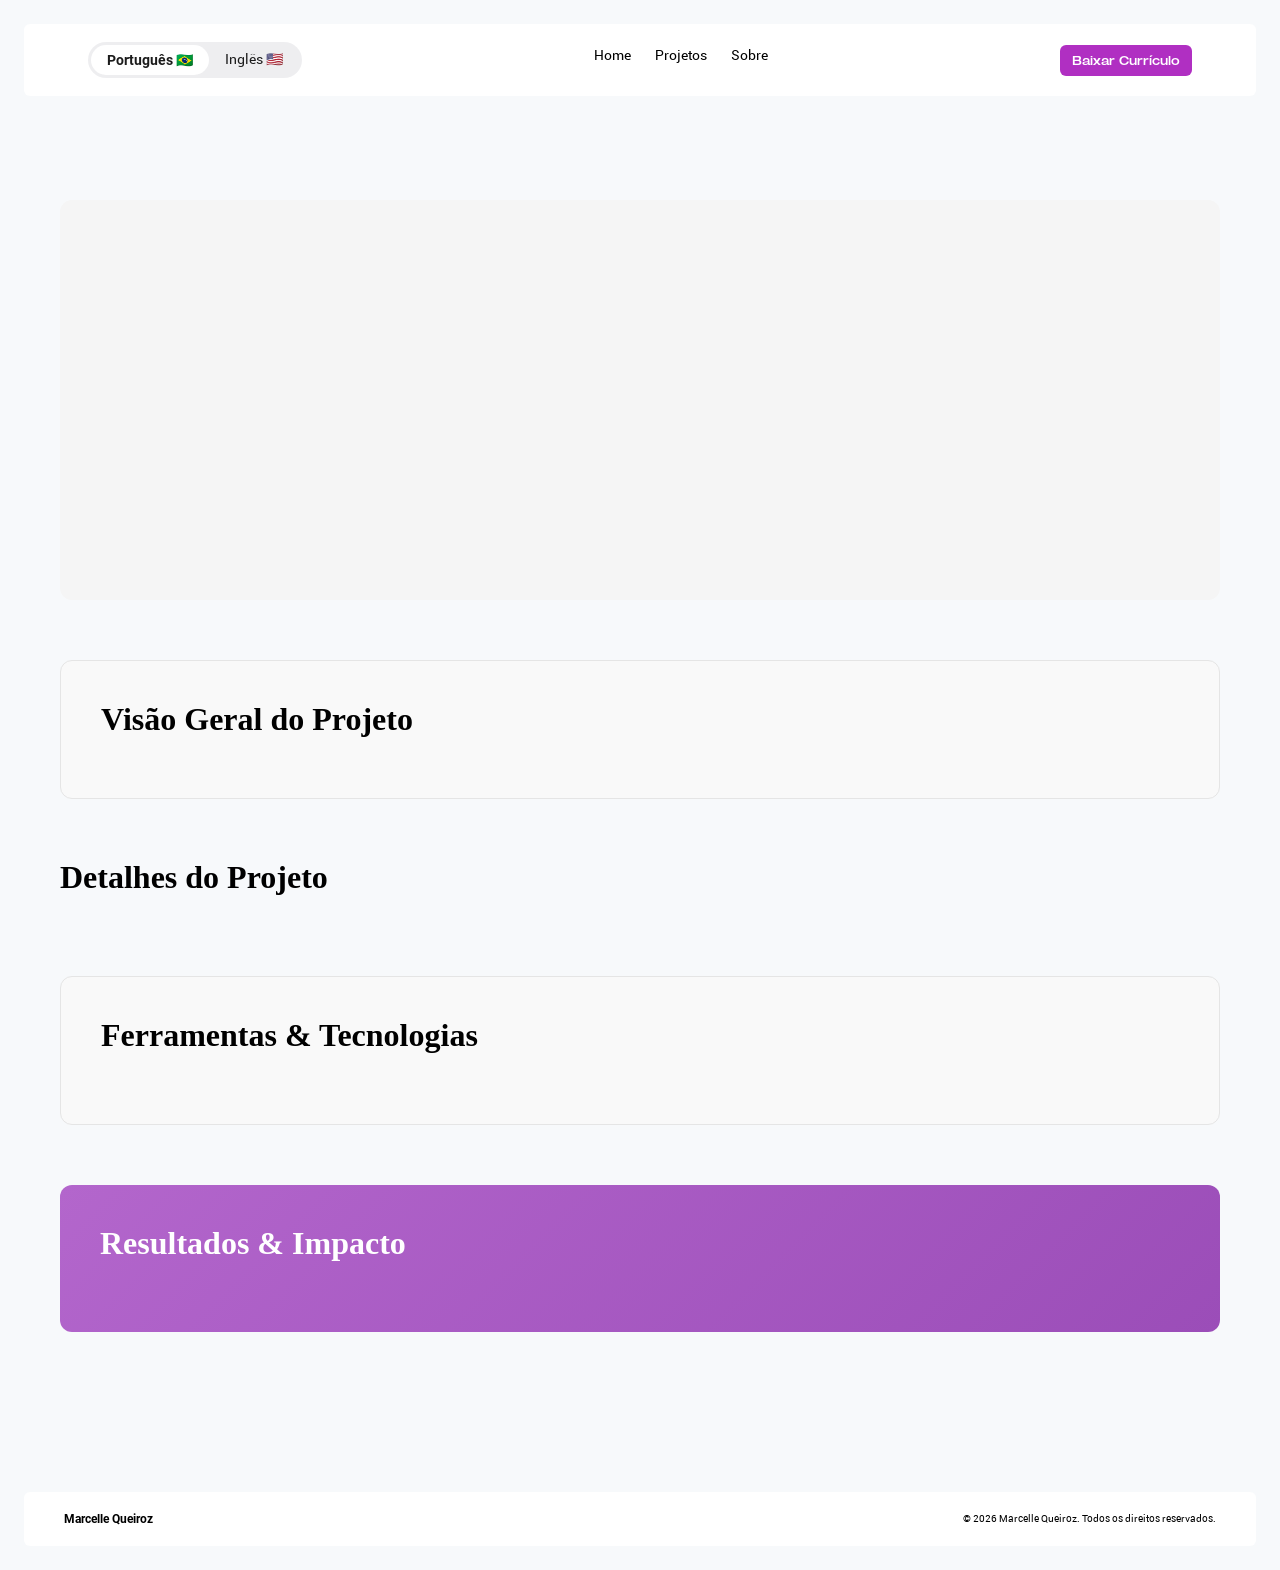
<file: pages/projects/hanka.html>
<!DOCTYPE html>
<html lang="pt-BR">
<head>
    <meta charset="UTF-8">
    <meta name="viewport" content="width=device-width, initial-scale=1.0">
    <title>Hanka — Marcelle Queiroz</title>
    <link rel="stylesheet" href="../../style.css">
</head>
<body>
    <header class="header">
        <div class="language-switch"><button class="language active" data-language="pt">Português 🇧🇷</button><button class="language" data-language="en">Inglês 🇺🇸</button></div>
        <nav class="navigation" aria-label="Navegação principal"><a href="../../index.html#home" class="nav-link">Home</a><a href="../../index.html#projetos" class="nav-link active"><span data-i18n="nav.projects">Projetos</span></a><a href="../../index.html#sobre" class="nav-link"><span data-i18n="nav.about">Sobre</span></a></nav>
        <a href="https://drive.google.com/file/d/10igtKQ63M4ydT_5mw3jInMhqyHYmSDTR/view?usp=sharing" class="resume-button"><span data-i18n="nav.resume">Baixar currículo</span></a>
    </header>
<main>
<section id="project-detail" class="tab-panel project-detail-section active" data-project="Hanka">
    <!-- Hero Section -->
    <!-- Add project hero image/visual here -->
    <section class="project-hero">
        <!-- <img src="assets/images/projects/hanka-hero.png" alt="Hanka Project"> -->
    </section>

    <!-- Project Overview -->
    <!-- Add project description, objectives, and overview here -->
    <section class="project-overview">
        <h2>Visão Geral do Projeto</h2>
        <!-- Content goes here -->
    </section>

    <!-- Project Details -->
    <!-- Add detailed information about the project here -->
    <section class="project-details">
        <h2>Detalhes do Projeto</h2>
        <!-- Content goes here -->
    </section>

    <!-- Technologies/Tools Used -->
    <!-- Add technologies, tools, and methodologies used -->
    <section class="project-tech">
        <h2>Ferramentas & Tecnologias</h2>
        <!-- Content goes here -->
    </section>

    <!-- Results/Outcomes -->
    <!-- Add project results and outcomes -->
    <section class="project-results">
        <h2>Resultados & Impacto</h2>
        <!-- Content goes here -->
    </section>

</section>
</main>
<footer class="footer"><strong>Marcelle Queiroz</strong><span data-i18n="footer.rights">© 2026 Marcelle Queiroz. Todos os direitos reservados.</span></footer>
<script src="../../script.js"></script>
</body>
</html>
</file>
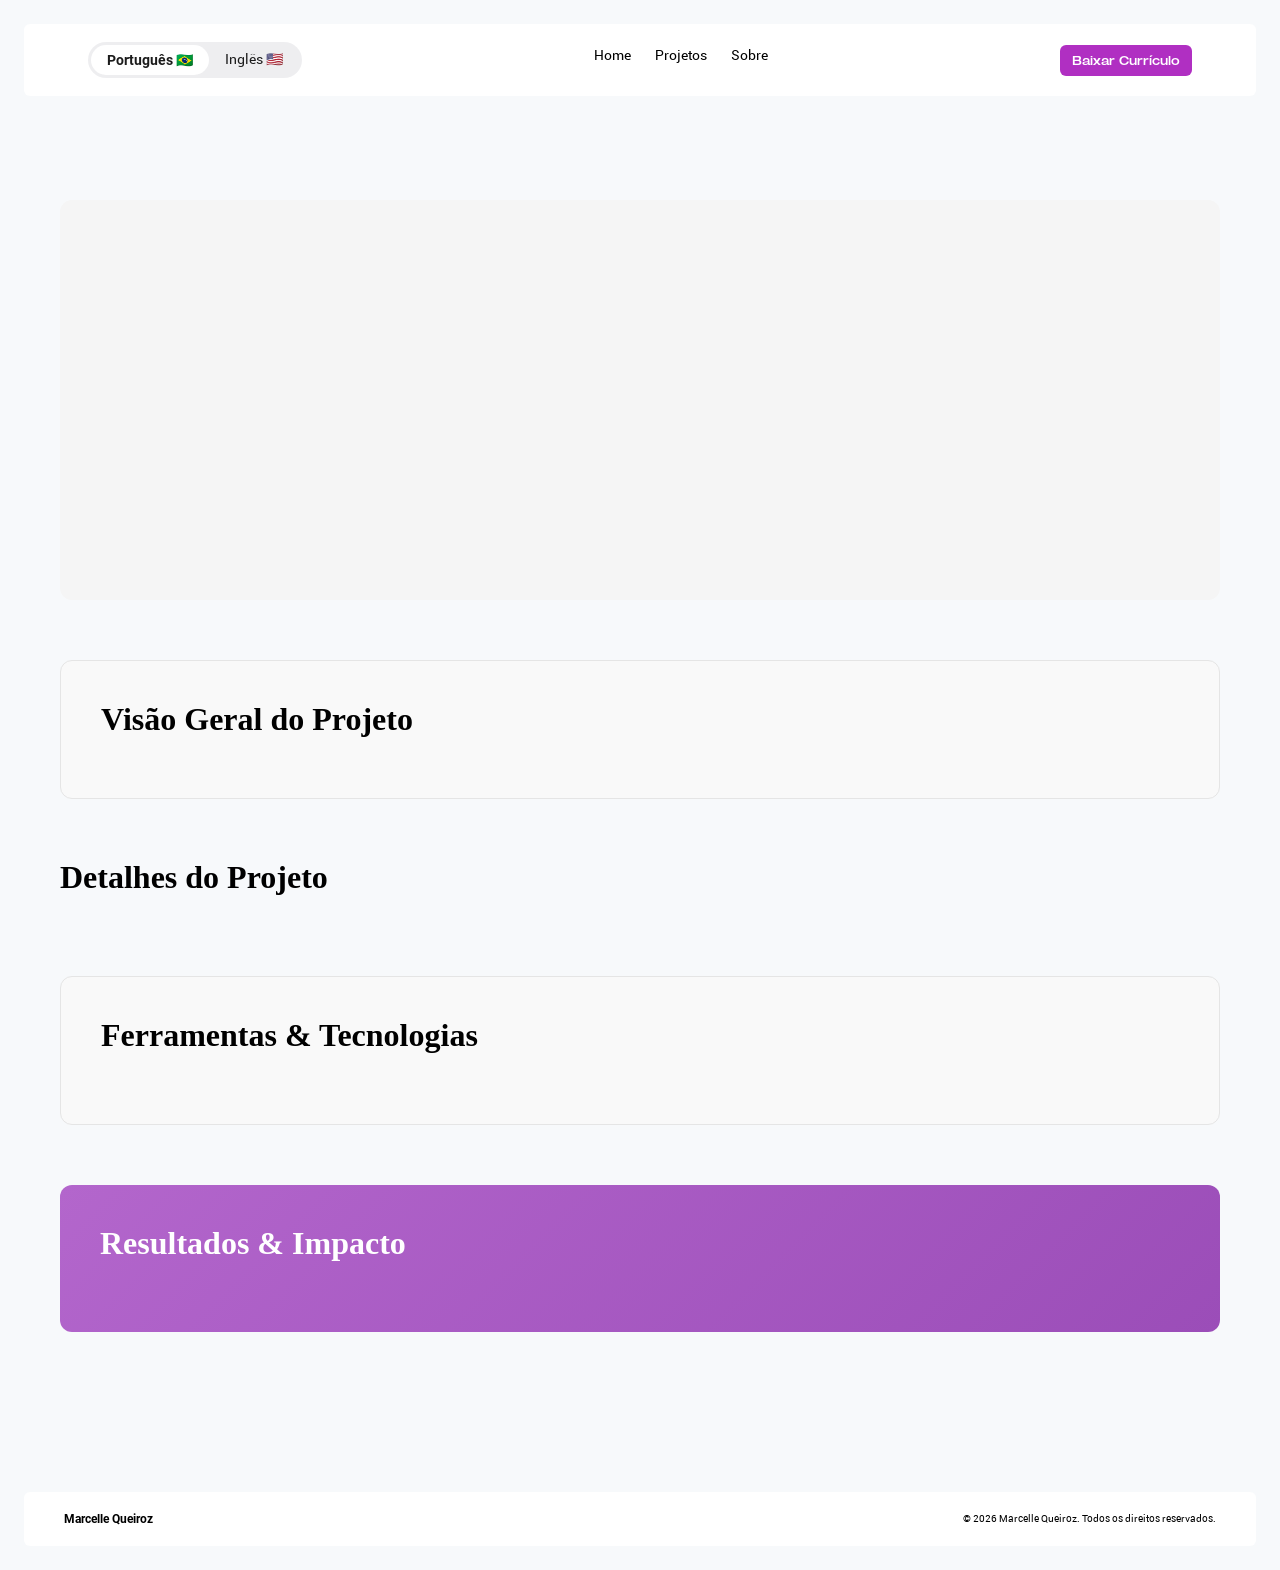
<file: pages/projects/into-the-cauldron.html>
<!DOCTYPE html>
<html lang="pt-BR">
<head>
    <meta charset="UTF-8">
    <meta name="viewport" content="width=device-width, initial-scale=1.0">
    <title>Into The Cauldron — Marcelle Queiroz</title>
    <link rel="stylesheet" href="../../style.css">
</head>
<body>
    <header class="header">
        <div class="language-switch"><button class="language active" data-language="pt">Português 🇧🇷</button><button class="language" data-language="en">Inglês 🇺🇸</button></div>
        <nav class="navigation" aria-label="Navegação principal"><a href="../../index.html#home" class="nav-link">Home</a><a href="../../index.html#projetos" class="nav-link active"><span data-i18n="nav.projects">Projetos</span></a><a href="../../index.html#sobre" class="nav-link"><span data-i18n="nav.about">Sobre</span></a></nav>
        <a href="https://drive.google.com/file/d/10igtKQ63M4ydT_5mw3jInMhqyHYmSDTR/view?usp=sharing" class="resume-button"><span data-i18n="nav.resume">Baixar currículo</span></a>
    </header>
<main>
<section id="project-detail" class="tab-panel project-detail-section active" data-project="Into The Cauldron">
    <!-- Hero Section -->
    <!-- Add project hero image/visual here -->
    <section class="project-hero">
        <!-- <img src="assets/images/projects/into-the-cauldron-hero.png" alt="Into The Cauldron Project"> -->
    </section>

    <!-- Project Overview -->
    <!-- Add project description, objectives, and overview here -->
    <section class="project-overview">
        <h2>Visão Geral do Projeto</h2>
        <!-- Content goes here -->
    </section>

    <!-- Project Details -->
    <!-- Add detailed information about the project here -->
    <section class="project-details">
        <h2>Detalhes do Projeto</h2>
        <!-- Content goes here -->
    </section>

    <!-- Technologies/Tools Used -->
    <!-- Add technologies, tools, and methodologies used -->
    <section class="project-tech">
        <h2>Ferramentas & Tecnologias</h2>
        <!-- Content goes here -->
    </section>

    <!-- Results/Outcomes -->
    <!-- Add project results and outcomes -->
    <section class="project-results">
        <h2>Resultados & Impacto</h2>
        <!-- Content goes here -->
    </section>

</section>
</main>
<footer class="footer"><strong>Marcelle Queiroz</strong><span data-i18n="footer.rights">© 2026 Marcelle Queiroz. Todos os direitos reservados.</span></footer>
<script src="../../script.js"></script>
</body>
</html>
</file>
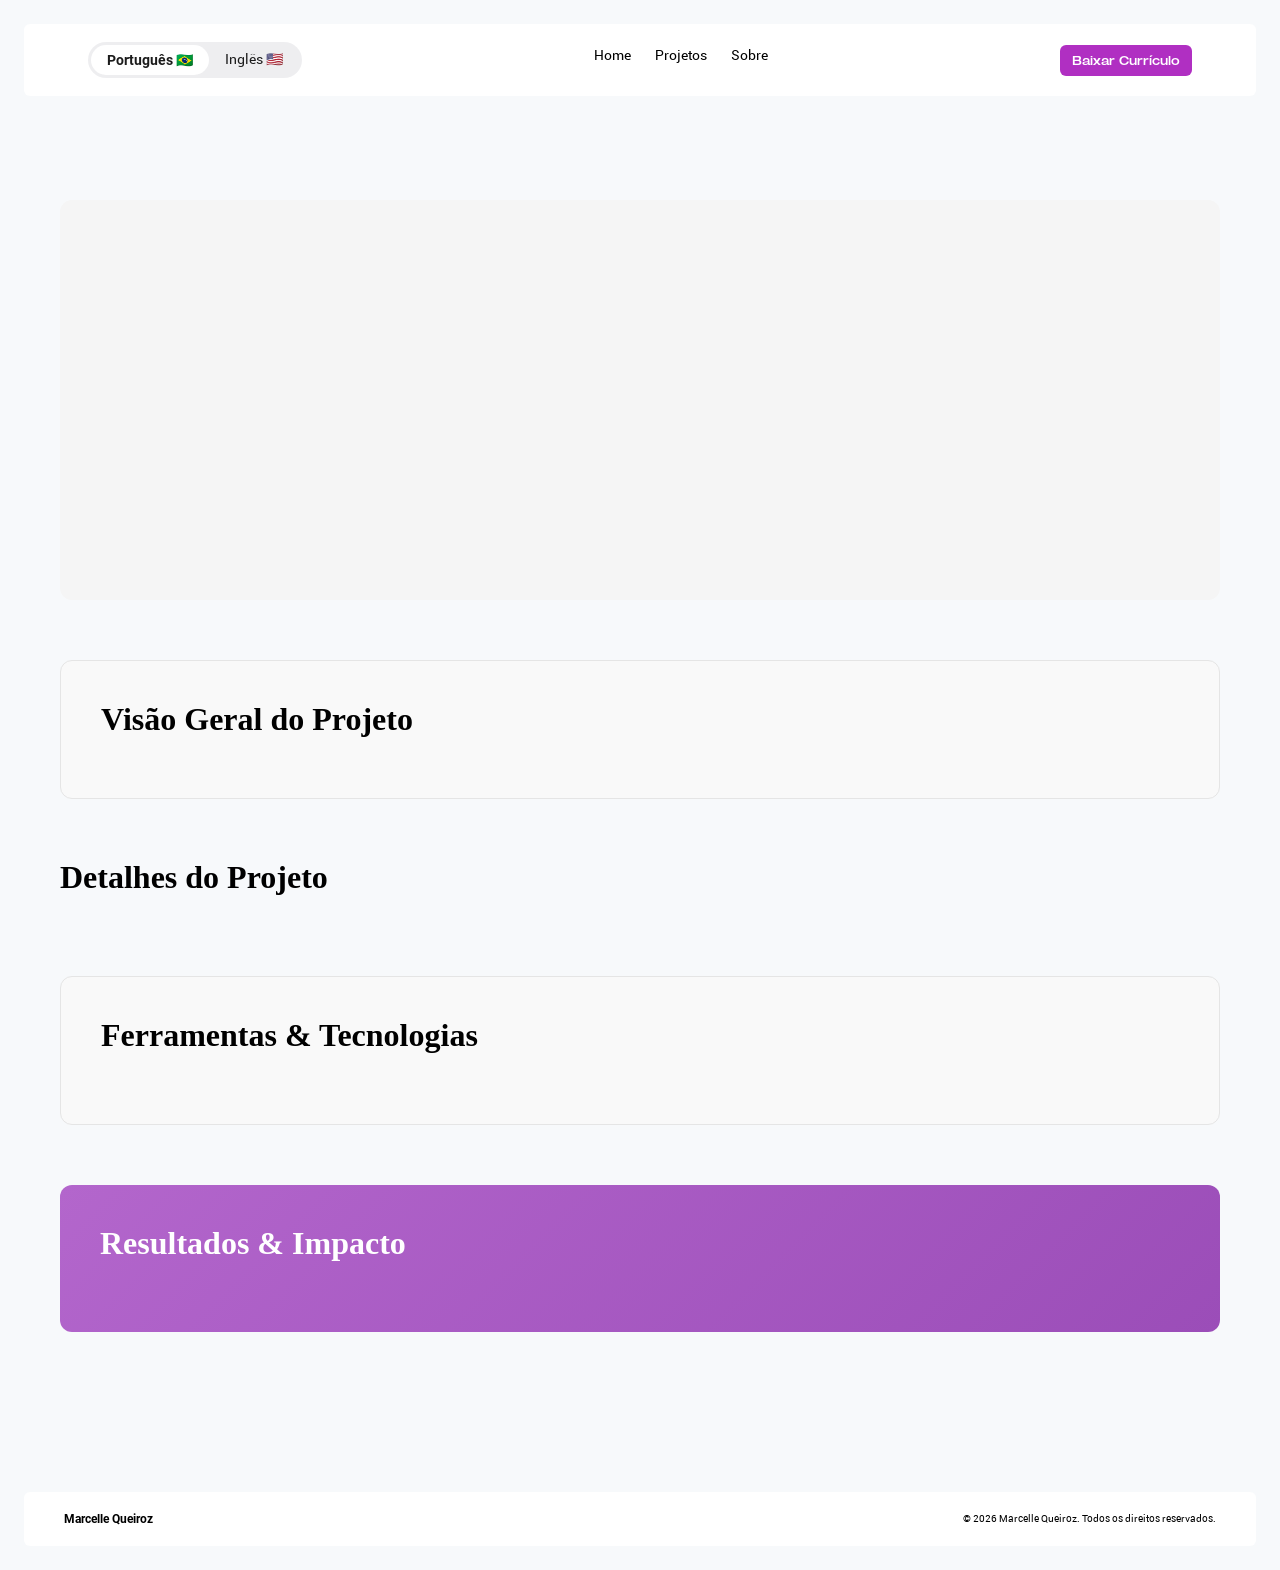
<file: pages/projects/monitor-pronatec.html>
<!DOCTYPE html>
<html lang="pt-BR">
<head>
    <meta charset="UTF-8">
    <meta name="viewport" content="width=device-width, initial-scale=1.0">
    <title>Monitor Pronatec — Marcelle Queiroz</title>
    <link rel="stylesheet" href="../../style.css">
</head>
<body>
    <header class="header">
        <div class="language-switch"><button class="language active" data-language="pt">Português 🇧🇷</button><button class="language" data-language="en">Inglês 🇺🇸</button></div>
        <nav class="navigation" aria-label="Navegação principal"><a href="../../index.html#home" class="nav-link">Home</a><a href="../../index.html#projetos" class="nav-link active"><span data-i18n="nav.projects">Projetos</span></a><a href="../../index.html#sobre" class="nav-link"><span data-i18n="nav.about">Sobre</span></a></nav>
        <a href="https://drive.google.com/file/d/10igtKQ63M4ydT_5mw3jInMhqyHYmSDTR/view?usp=sharing" class="resume-button"><span data-i18n="nav.resume">Baixar currículo</span></a>
    </header>
<main>
<section id="project-detail" class="tab-panel project-detail-section active" data-project="Monitor Pronatec">
    <!-- Hero Section -->
    <!-- Add project hero image/visual here -->
    <section class="project-hero">
        <!-- <img src="assets/images/projects/monitor-pronatec-hero.png" alt="Monitor Pronatec Project"> -->
    </section>

    <!-- Project Overview -->
    <!-- Add project description, objectives, and overview here -->
    <section class="project-overview">
        <h2>Visão Geral do Projeto</h2>
        <!-- Content goes here -->
    </section>

    <!-- Project Details -->
    <!-- Add detailed information about the project here -->
    <section class="project-details">
        <h2>Detalhes do Projeto</h2>
        <!-- Content goes here -->
    </section>

    <!-- Technologies/Tools Used -->
    <!-- Add technologies, tools, and methodologies used -->
    <section class="project-tech">
        <h2>Ferramentas & Tecnologias</h2>
        <!-- Content goes here -->
    </section>

    <!-- Results/Outcomes -->
    <!-- Add project results and outcomes -->
    <section class="project-results">
        <h2>Resultados & Impacto</h2>
        <!-- Content goes here -->
    </section>

</section>
</main>
<footer class="footer"><strong>Marcelle Queiroz</strong><span data-i18n="footer.rights">© 2026 Marcelle Queiroz. Todos os direitos reservados.</span></footer>
<script src="../../script.js"></script>
</body>
</html>
</file>
<file: style.css>
@import url("css/base.css");
@import url("css/navBar.css?v=mobile-nav");
@import url("css/contact.css");
@import url("css/footer.css");
@import url("css/responsive.css?v=mobile-nav");

/* ===HOME=== */
@import url("css/HOME/hero.css");
@import url("css/HOME/projects.css");
@import url("css/HOME/experience.css");

/* ===PROJECTS=== */
@import url("css/PROJECTS/projectsPhone.css");

@import url("css/PROJECTS/Altroo/altroo.css");
@import url("css/PROJECTS/Hanka/hanka.css");
@import url("css/PROJECTS/MonitorPronatec/monitor-pronatec.css");
@import url("css/PROJECTS/IntoTheCauldron/into-the-cauldron.css");

/* ===ABOUT=== */
@import url("css/ABOUT/about.css");
</file>
